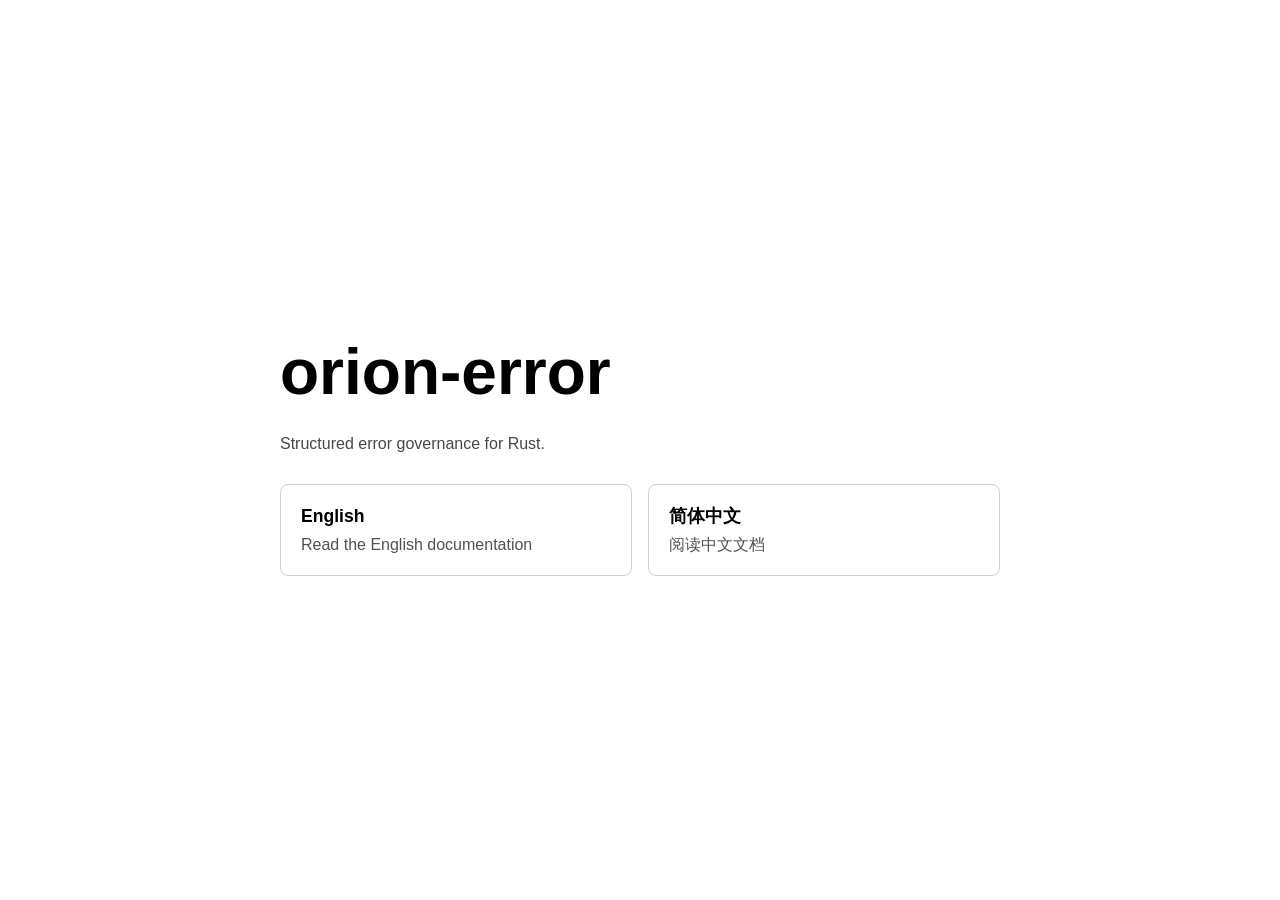
<file: docs/index.html>
<!doctype html>
<html lang="en">
  <head>
    <meta charset="utf-8">
    <meta name="viewport" content="width=device-width, initial-scale=1">
    <title>orion-error documentation</title>
    <style>
      :root {
        color-scheme: light dark;
        font-family: -apple-system, BlinkMacSystemFont, "Segoe UI", sans-serif;
        line-height: 1.5;
      }
      body {
        margin: 0;
        min-height: 100vh;
        display: grid;
        place-items: center;
        background: Canvas;
        color: CanvasText;
      }
      main {
        width: min(720px, calc(100% - 40px));
      }
      h1 {
        font-size: clamp(2rem, 6vw, 4rem);
        margin: 0 0 12px;
      }
      p {
        color: color-mix(in srgb, CanvasText 72%, Canvas);
        margin: 0 0 28px;
      }
      nav {
        display: grid;
        grid-template-columns: repeat(auto-fit, minmax(220px, 1fr));
        gap: 16px;
      }
      a {
        border: 1px solid color-mix(in srgb, CanvasText 18%, Canvas);
        border-radius: 8px;
        color: inherit;
        display: block;
        padding: 18px 20px;
        text-decoration: none;
      }
      a:hover {
        border-color: color-mix(in srgb, CanvasText 42%, Canvas);
      }
      strong {
        display: block;
        font-size: 1.1rem;
        margin-bottom: 4px;
      }
      span {
        color: color-mix(in srgb, CanvasText 68%, Canvas);
      }
    </style>
  </head>
  <body>
    <main>
      <h1>orion-error</h1>
      <p>Structured error governance for Rust.</p>
      <nav aria-label="Documentation language">
        <a href="./en/">
          <strong>English</strong>
          <span>Read the English documentation</span>
        </a>
        <a href="./zh/">
          <strong>简体中文</strong>
          <span>阅读中文文档</span>
        </a>
      </nav>
    </main>
  </body>
</html>
</file>
